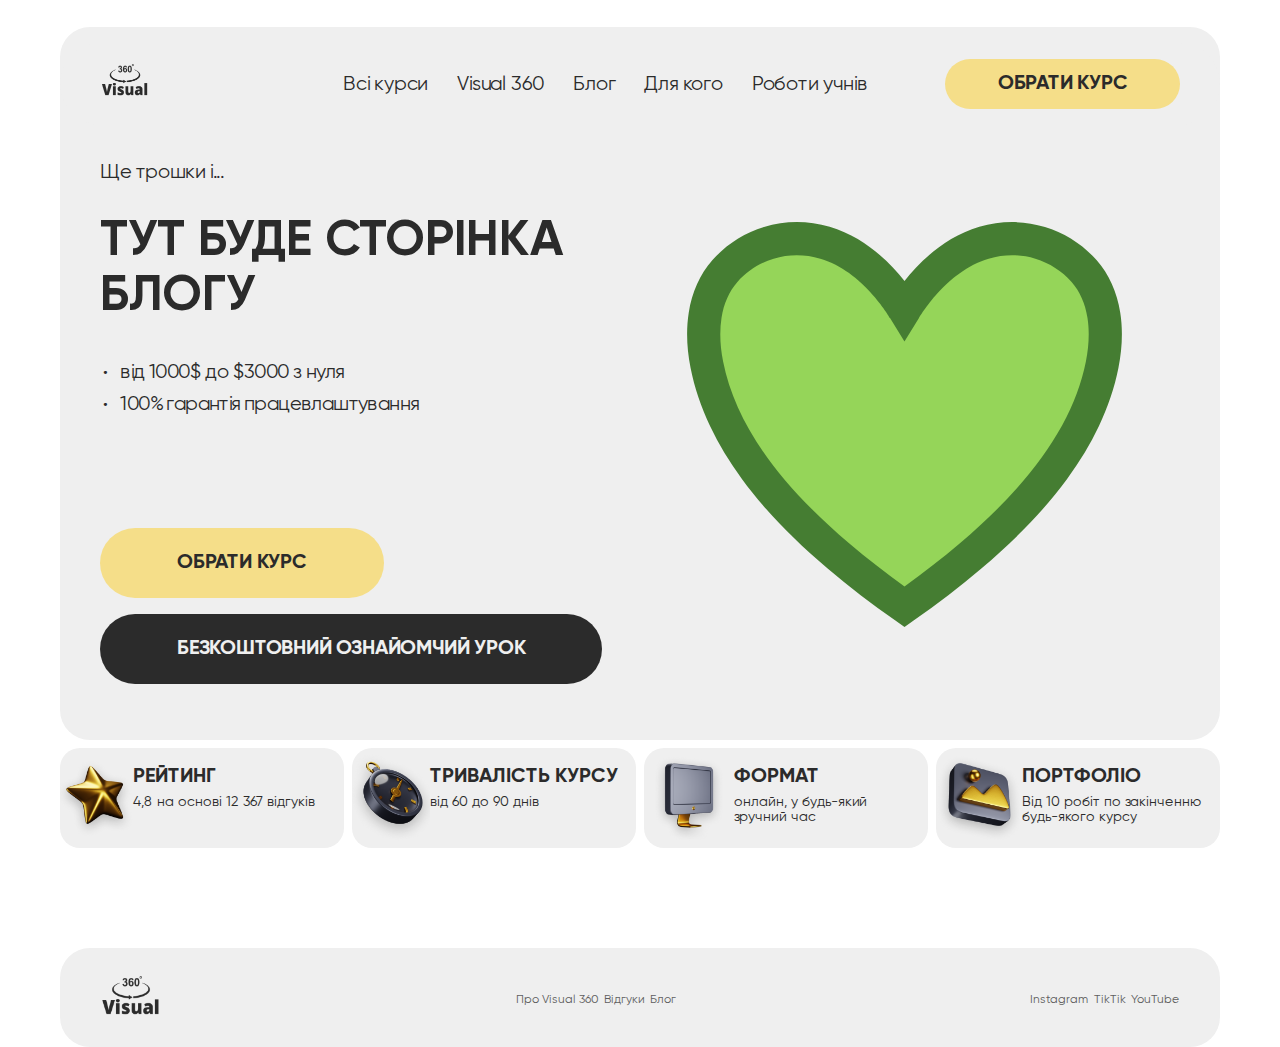
<file: blog.html>
<!DOCTYPE html>
<html lang="ua">

<head>
  <meta charset="UTF-8" />
  <meta name="viewport" content="width=device-width, initial-scale=1.0" />
  <meta name="description" content="Курси 3D візуалізації та моделювання Visual 360 " />
  <link rel="stylesheet" href="./css/simple-slider.css" />
  <link rel="stylesheet" href="./css/style.css" />
  <link rel="stylesheet" href="./css/media.css" />
  <title>SEO Landing Page</title>
</head>

<!-- Прелоадер -->
<div class="preloader">
  <div class="preloader-logo">
    <img src="./img/logo.svg" alt="Логотип" />
  </div>
</div>

<body>
  <header class="header" id="header">
    <div class="header__menu">
      <a href="/" class="logo"><img src="./img/logo.png" alt="Логотип студії Visual 360" loading="lazy" /></a>
      <nav class="menu">
        <a href="/#all-courses" class="scroll-link">Всі курси</a>
        <a href="visualization.html">Visual 360</a>
        <a href="#">Блог</a>
        <a href="#">Для кого</a>
        <a href="#">Роботи учнів</a>
      </nav>
      <button class="cta-button">Обрати курс</button>
      <div class="hamburger" onclick="toggleMobileMenu()">
        <span></span>
        <span></span>
        <span></span>
      </div>
    </div>
  </header>

  <!-- Мобільне меню -->
  <nav class="mobile-menu" id="mobileMenu">
    <div class="close-btn" onclick="toggleMobileMenu()">×</div>
    <a href="/#all-courses" class="scroll-link">Всі курси</a>
    <a href="visualization.html">Visual 360</a>
    <a href="#">Блог</a>
    <a href="#">Для кого</a>
    <a href="#">Роботи учнів</a>
  </nav>

  <main>
    <!-- Блок 1: Головний -->
    <section id="hero" class="section hero">
      <div class="content-box secondary-bgc">
        <div class="left-block">
          <h1>Ще трошки і...</h1>
          <h2>Тут буде сторінка БЛОГУ</h2>
          <ul>
            <li>вiд 1000$ до $3000 з нуля</li>
            <li>100% гарантія працевлаштування</li>
          </ul>
          <div class="btn-group">
            <button class="btn btn-primary">ОБРАТИ КУРС</button>
            <button class="btn btn-secondary">
              БЕЗКОШТОВНИЙ ОЗНАЙОМЧИЙ УРОК
            </button>
          </div>
        </div>

        <div class="right-block">
          <img class="float-cloud" style="max-width: 100%;" src="./img/heart.svg">
        </div>
      </div>
      <div class="advantages">
        <div class="item">
          <div class="img bg-img"></div>
          <div>
            <div class="title">Рейтинг</div>
            <p>4,8 на основі 12 367 відгуків</p>
          </div>
        </div>
        <div class="item">
          <div class="img bg-img"></div>
          <div>
            <div class="title">Тривалість курсу</div>
            <p>від 60 до 90 днів</p>
          </div>
        </div>
        <div class="item">
          <div class="img bg-img"></div>
          <div>
            <div class="title">Формат</div>
            <p>
              онлайн, у будь-який <br />
              зручний час
            </p>
          </div>
        </div>
        <div class="item">
          <div class="img bg-img"></div>
          <div>
            <div class="title">Портфоліо</div>
            <p>Від 10 робіт по закінченню будь-якого курсу</p>
          </div>
        </div>
      </div>
    </section>
  </main>

  <!-- Футер -->
  <footer class="footer">
    <div class="section shape secondary-bgc">
      <div class="flex-container">
        <a href="/test" class="logo"><img src="./img/logo.png" alt="Логотип студії Visual 360" loading="lazy" /></a>
        <nav class="footer__menu">
          <a href="#">Про Visual 360</a>
          <a href="#">Відгуки</a>
          <a href="#">Блог</a>
        </nav>
        <nav class="social-media">
          <a href="#">Instagram</a>
          <a href="#">TikTik</a>
          <a href="#">YouTube</a>
        </nav>
      </div>
    </div>
  </footer>
  <script>

  </script>
  <script src="./js/simple-slider.js"></script>
  <script src="./js/main.js"></script>
</body>

</html>
</file>
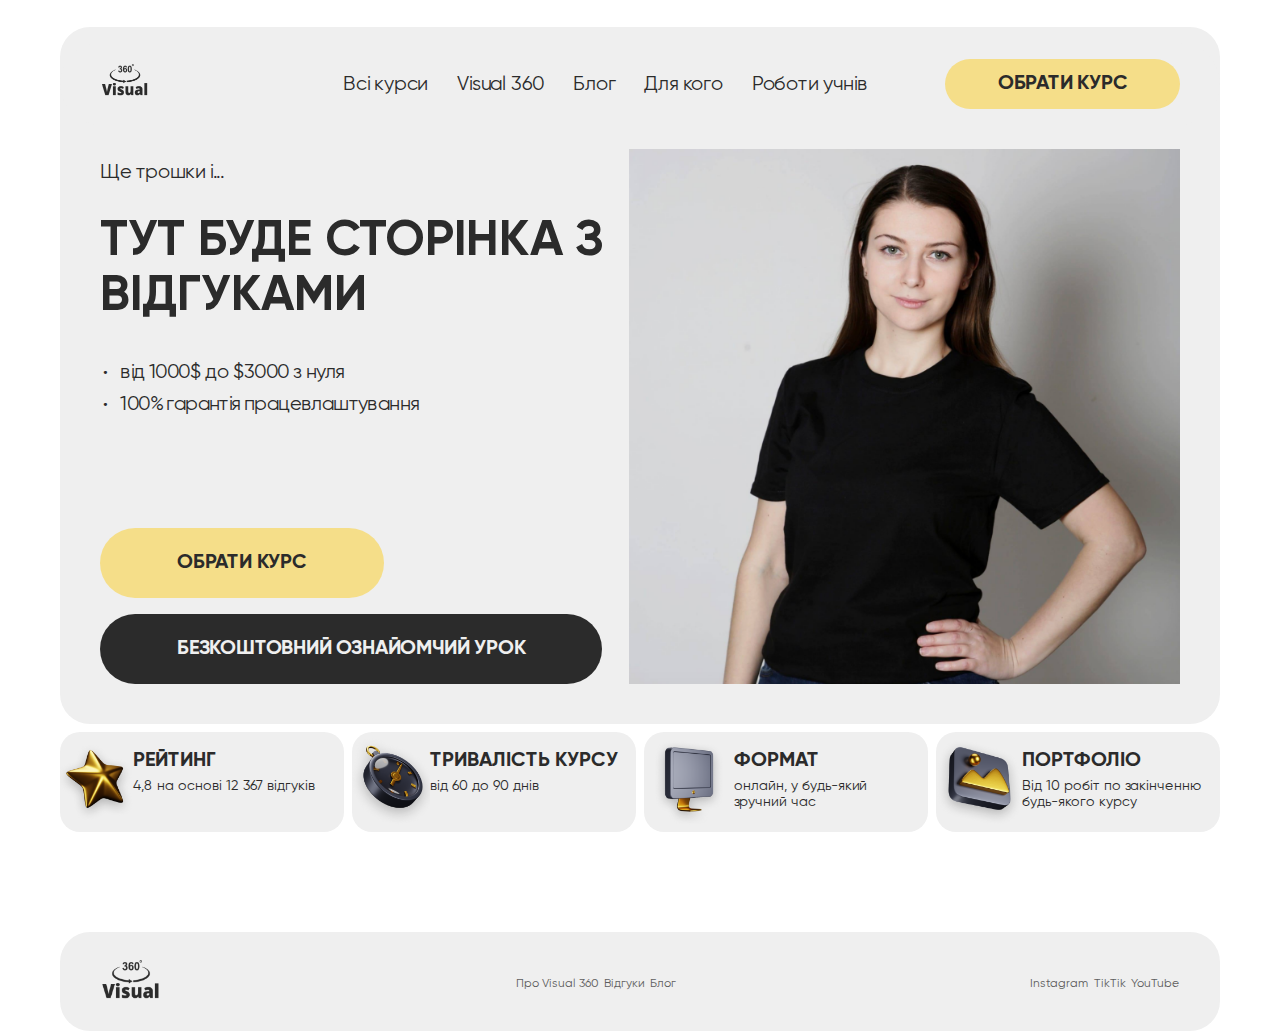
<file: reviews.html>
<!DOCTYPE html>
<html lang="ua">

<head>
  <meta charset="UTF-8" />
  <meta name="viewport" content="width=device-width, initial-scale=1.0" />
  <meta name="description" content="Курси 3D візуалізації та моделювання Visual 360 " />
  <link rel="stylesheet" href="./css/style.css" />
  <link rel="stylesheet" href="./css/media.css" />
  <title>SEO Landing Page</title>
</head>

<!-- Прелоадер -->
<div class="preloader">
  <div class="preloader-logo">
    <img src="./img/logo.svg" alt="Логотип" />
  </div>
</div>

<body>
  <header class="header" id="header">
    <div class="header__menu">
      <a href="/" class="logo"><img src="./img/logo.png" alt="Логотип студії Visual 360" loading="lazy" /></a>
      <nav class="menu">
        <a href="#" class="scroll-link">Всі курси</a>
        <a href="#">Visual 360</a>
        <a href="blog">Блог</a>
        <a href="#">Для кого</a>
        <a href="#">Роботи учнів</a>
      </nav>
      <button class="cta-button">Обрати курс</button>
      <div class="hamburger" onclick="toggleMobileMenu()">
        <span></span>
        <span></span>
        <span></span>
      </div>
    </div>
  </header>

  <!-- Мобільне меню -->
  <nav class="mobile-menu" id="mobileMenu">
    <div class="close-btn" onclick="toggleMobileMenu()">×</div>
    <a href="#section3" class="scroll-link">Всі курси</a>
    <a href="#">Visual 360</a>
    <a href="blog">Блог</a>
    <a href="#">Для кого</a>
    <a href="#">Роботи учнів</a>
  </nav>

  <main>
    <section id="hero" class="section hero">
      <div class="content-box secondary-bgc">
        <div class="left-block">
          <h1>Ще трошки і...</h1>
          <h2>Тут буде сторінка З ВіДГУКАМИ</h2>
          <ul>
            <li>вiд 1000$ до $3000 з нуля</li>
            <li>100% гарантія працевлаштування</li>
          </ul>
          <div class="btn-group">
            <button class="btn btn-primary">ОБРАТИ КУРС</button>
            <button class="btn btn-secondary">
              БЕЗКОШТОВНИЙ ОЗНАЙОМЧИЙ УРОК
            </button>
          </div>
        </div>

        <div class="right-block">
          <img style="max-width: 100%;" src="./img/image1.png" alt="">
        </div>
      </div>
      <div class="advantages">
        <div class="item">
          <div class="img bg-img"></div>
          <div>
            <div class="title">Рейтинг</div>
            <p>4,8 на основі 12 367 відгуків</p>
          </div>
        </div>
        <div class="item">
          <div class="img bg-img"></div>
          <div>
            <div class="title">Тривалість курсу</div>
            <p>від 60 до 90 днів</p>
          </div>
        </div>
        <div class="item">
          <div class="img bg-img"></div>
          <div>
            <div class="title">Формат</div>
            <p>
              онлайн, у будь-який <br />
              зручний час
            </p>
          </div>
        </div>
        <div class="item">
          <div class="img bg-img"></div>
          <div>
            <div class="title">Портфоліо</div>
            <p>Від 10 робіт по закінченню будь-якого курсу</p>
          </div>
        </div>
      </div>
    </section>


    <!-- Футер -->
    <footer class="footer">
      <div class="section shape secondary-bgc">
        <div class="flex-container">
          <a href="/" class="logo"><img src="./img/logo.png" alt="Логотип студії Visual 360" loading="lazy" /></a>
          <nav class="footer__menu">
            <a href="#">Про Visual 360</a>
            <a href="#">Відгуки</a>
            <a href="#">Блог</a>
          </nav>
          <nav class="social-media">
            <a href="#">Instagram</a>
            <a href="#">TikTik</a>
            <a href="#">YouTube</a>
          </nav>
        </div>
      </div>
    </footer>
    <script src="./js/main.js"></script>
</body>

</html>
</file>
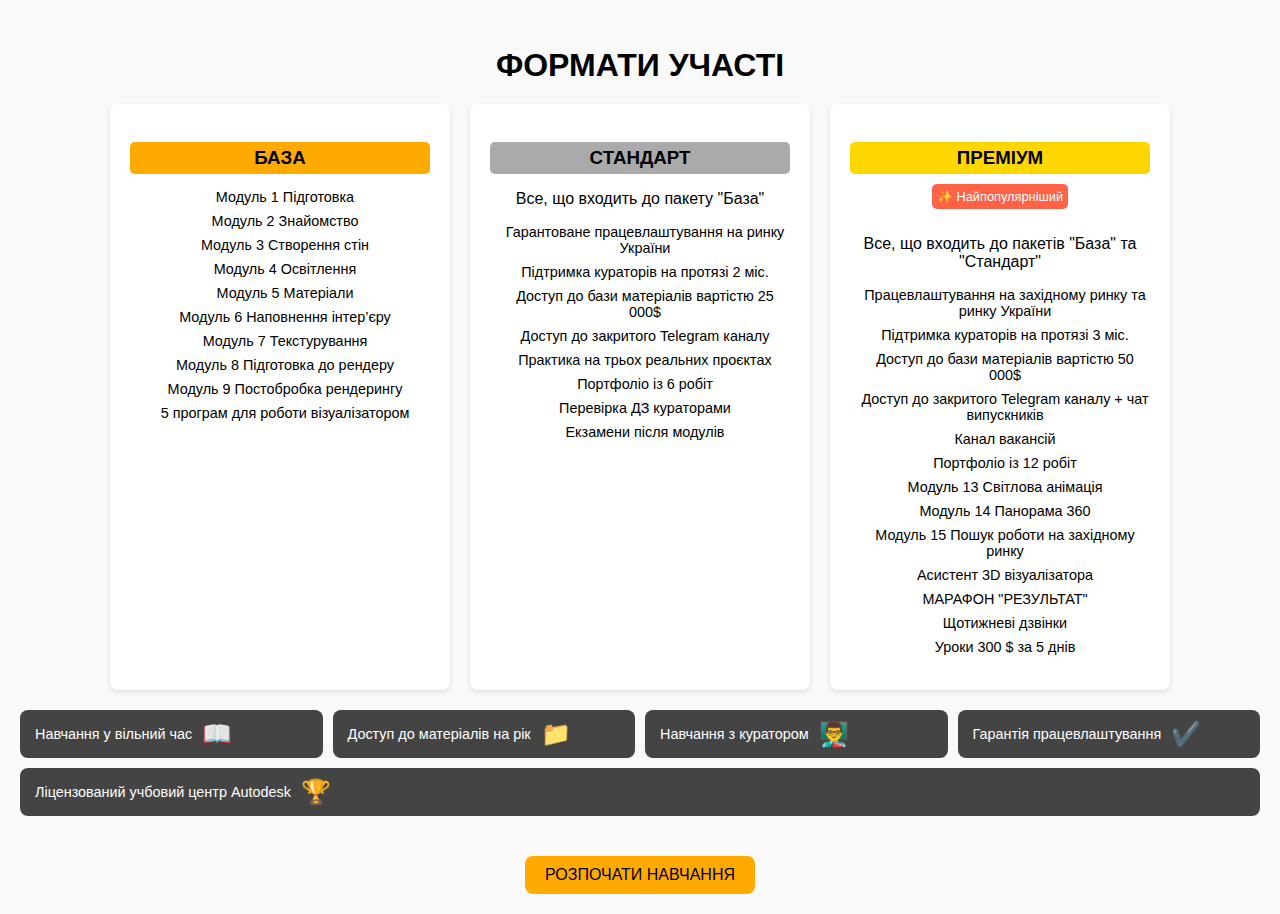
<file: test.html>
<!DOCTYPE html>
<html lang="en">

<head>
  <meta charset="UTF-8">
  <meta name="viewport" content="width=device-width, initial-scale=1.0">
  <title>Формати участі</title>
  <style>
    body {
      font-family: Arial, sans-serif;
      margin: 0;
      padding: 0;
      background-color: #f9f9f9;
    }

    .formats-section {
      text-align: center;
      padding: 20px;
    }

    .section-title {
      font-size: 2rem;
      margin-bottom: 20px;
    }

    .formats-cards {
      display: flex;
      flex-wrap: wrap;
      gap: 20px;
      justify-content: center;
    }

    .format-card {
      flex: 1;
      max-width: 300px;
      background-color: white;
      border-radius: 8px;
      padding: 20px;
      box-shadow: 0 2px 5px rgba(0, 0, 0, 0.1);
    }

    .format-card h3 {
      background-color: #ffaa00;
      color: black;
      padding: 5px 10px;
      border-radius: 5px;
      margin-bottom: 10px;
    }

    .format-card ul {
      list-style-type: none;
      padding-left: 10px;
      font-size: 0.9rem;
    }

    .format-card ul li {
      margin-bottom: 8px;
    }

    .format-card.standard h3 {
      background-color: #aaa;
    }

    .format-card.premium h3 {
      background-color: #ffd700;
    }

    .popular-tag {
      background-color: #ff6347;
      color: white;
      font-size: 0.8rem;
      padding: 5px;
      border-radius: 5px;
      display: inline-block;
      margin-bottom: 10px;
    }

    .start-button {
      background-color: #ffaa00;
      color: black;
      border: none;
      padding: 10px 20px;
      font-size: 1rem;
      border-radius: 8px;
      cursor: pointer;
      margin-top: 20px;
    }

    .start-button:hover {
      background-color: #ffc107;
    }

    .formats-icons {
      display: flex;
      flex-wrap: wrap;
      gap: 10px;
      justify-content: center;
      margin: 20px 0;
    }

    .icon-card {
      background-color: #444;
      color: white;
      padding: 10px 15px;
      border-radius: 8px;
      display: flex;
      align-items: center;
      gap: 10px;
      flex: 1 1 250px;
    }

    .icon-card p {
      margin: 0;
      font-size: 0.9rem;
    }

    .icon {
      font-size: 1.5rem;
    }

    @media (max-width: 480px) {
      .formats-cards {
        flex-direction: column;
        align-items: center;
      }

      .formats-icons {
        flex-direction: column;
      }

      .icon-card {
        width: 100%;
      }

      .format-card {
        width: 90%;
      }
    }
  </style>
</head>

<body>
  <section class="formats-section">
    <h2 class="section-title">ФОРМАТИ УЧАСТІ</h2>
    <div class="content-box">
      <div class="formats-cards">
        <div class="format-card base">
          <h3>БАЗА</h3>
          <ul>
            <li>Модуль 1 Підготовка</li>
            <li>Модуль 2 Знайомство</li>
            <li>Модуль 3 Створення стін</li>
            <li>Модуль 4 Освітлення</li>
            <li>Модуль 5 Матеріали</li>
            <li>Модуль 6 Наповнення інтер’єру</li>
            <li>Модуль 7 Текстурування</li>
            <li>Модуль 8 Підготовка до рендеру</li>
            <li>Модуль 9 Постобробка рендерингу</li>
            <li>5 програм для роботи візуалізатором</li>
          </ul>
        </div>
        <div class="format-card standard">
          <h3>СТАНДАРТ</h3>
          <p>Все, що входить до пакету "База"</p>
          <ul>
            <li>Гарантоване працевлаштування на ринку України</li>
            <li>Підтримка кураторів на протязі 2 міс.</li>
            <li>Доступ до бази матеріалів вартістю 25 000$</li>
            <li>Доступ до закритого Telegram каналу</li>
            <li>Практика на трьох реальних проєктах</li>
            <li>Портфоліо із 6 робіт</li>
            <li>Перевірка ДЗ кураторами</li>
            <li>Екзамени після модулів</li>
          </ul>
        </div>
        <div class="format-card premium">
          <h3>ПРЕМІУМ</h3>
          <div class="popular-tag">✨ Найпопулярніший</div>
          <p>Все, що входить до пакетів "База" та "Стандарт"</p>
          <ul>
            <li>Працевлаштування на західному ринку та ринку України</li>
            <li>Підтримка кураторів на протязі 3 міс.</li>
            <li>Доступ до бази матеріалів вартістю 50 000$</li>
            <li>Доступ до закритого Telegram каналу + чат випускників</li>
            <li>Канал вакансій</li>
            <li>Портфоліо із 12 робіт</li>
            <li>Модуль 13 Світлова анімація</li>
            <li>Модуль 14 Панорама 360</li>
            <li>Модуль 15 Пошук роботи на західному ринку</li>
            <li>Асистент 3D візуалізатора</li>
            <li>МАРАФОН "РЕЗУЛЬТАТ"</li>
            <li>Щотижневі дзвінки</li>
            <li>Уроки 300 $ за 5 днів</li>
          </ul>
        </div>
      </div>
      <div class="formats-icons">
        <div class="icon-card">
          <p>Навчання у вільний час</p><span class="icon">📖</span>
        </div>
        <div class="icon-card">
          <p>Доступ до матеріалів на рік</p><span class="icon">📁</span>
        </div>
        <div class="icon-card">
          <p>Навчання з куратором</p><span class="icon">👨‍🏫</span>
        </div>
        <div class="icon-card">
          <p>Гарантія працевлаштування</p><span class="icon">✔️</span>
        </div>
        <div class="icon-card">
          <p>Ліцензований учбовий центр Autodesk</p><span class="icon">🏆</span>
        </div>
      </div>
      <button class="start-button">РОЗПОЧАТИ НАВЧАННЯ</button>
    </div>

  </section>
</body>

</html>
</file>
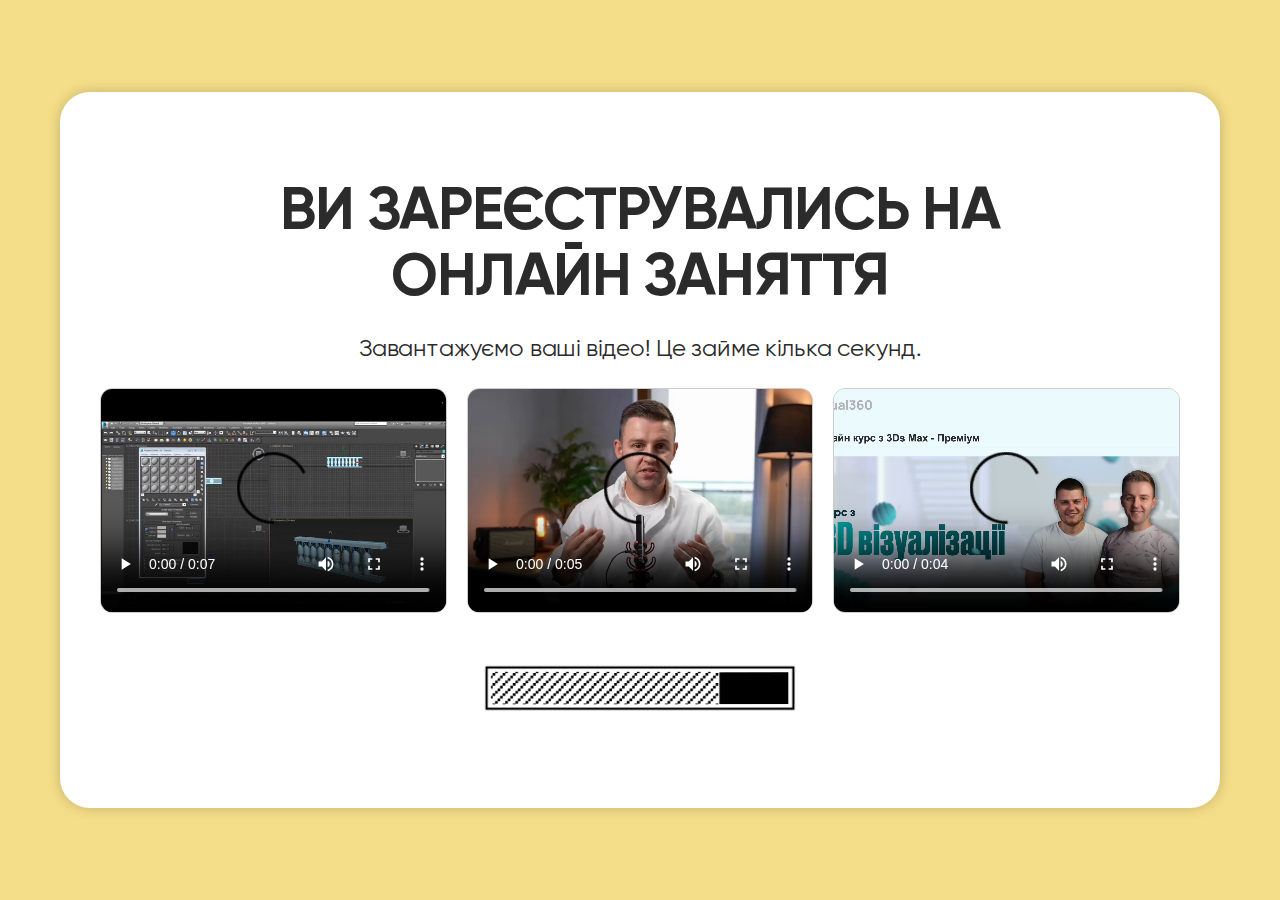
<file: thanks.html>
<!DOCTYPE html>
<html lang="ua">

<head>
  <meta charset="UTF-8" />
  <meta name="viewport" content="width=device-width, initial-scale=1.0" />
  <meta name="description" content="Курси 3D візуалізації та моделювання Visual 360 " />
  <link rel="stylesheet" href="./css/pop-up.css" />
  <link rel="stylesheet" href="./css/style.css" />
  <link rel="stylesheet" href="./css/media.css" />
  <title>SEO Landing Page</title>
  <style>
    .video-container {
      display: flex;
      flex-wrap: wrap;
      justify-content: space-between;
      gap: 20px;
      max-width: 100%;
      box-sizing: border-box;
    }

    .video-box {
      flex: 1 1 calc(33.333% - 20px);
      display: flex;
      justify-content: center;
    }

    video {
      width: 100%;
      height: auto;
      border: 1px solid #ccc;
      border-radius: 12px;
      object-fit: cover;
    }

    #thanks-popup {
      .popup {
        border-radius: 30px;
        padding: 88px 40px;

      }
    }

    .preload-progress-bar {
      text-align: center;
      margin-top: 50px;

      img {
        max-width: 100%;
        max-height: 50px;
      }
    }

    @media (max-width: 1200px) {
      #thanks-popup {
        .popup {
          border-radius: 3vw;
          h2 {
            font-size: 4vw;
            letter-spacing: -0.02vw;
          }

          p {
            font-size: 3vw;
          }
        }

        .preload-progress-bar {
          margin-top: 5vw;

          img {
            max-height: 32px;
          }
        }
      }
    }

    @media (max-width: 480px) {
      #thanks-popup {
        .popup {
          padding: 20px 14px;

          h2 {
            font-size: 24px;
          }

          p {
            font-size: 14px;
            margin-top: 12px;
          }
        }

        .thanks-popup-body {
          display: flex;
          flex-direction: column-reverse;
        }
      }

      .video-container {
        gap: 8px;
      }

      .video-box {
        flex: 1 1 100%;
      }
    }
  </style>

</head>

<!-- Прелоадер -->
<div class="preloader">
  <div class="preloader-logo">
    <img src="./img/logo.svg" alt="Логотип" />
  </div>
</div>

<body>
  <div style="max-height: 100vh; overflow-y: auto;" id="thanks-popup" class="overlay">
    <div class="popup shape light-bgc">
      <h2>Ви&nbsp;зареєструвались на онлайн&nbsp;заняття</h2>
      <p>Завантажуємо ваші відео! Це&nbsp;займе кілька секунд.</p>
      <div class="thanks-popup-body">
        <div class="content-box">
          <div class="video-container">
            <div class="video-box">
              <video controls>
                <source src="./video/1122.mp4" type="video/mp4">
                Ваш браузер не поддерживает видео.
              </video>
            </div>
            <div class="video-box">
              <video controls>
                <source src="./video/1209.mp4" type="video/mp4">
                Ваш браузер не поддерживает видео.
              </video>
            </div>
            <div class="video-box">
              <video controls>
                <source src="./video/1211.mp4" type="video/mp4">
                Ваш браузер не поддерживает видео.
              </video>
            </div>
          </div>
        </div>
        <div class="preload-progress-bar" id="preload-progress-bar">
          <img src="./img/preloader-progress.gif" alt="">
        </div>
      </div>

    </div>
  </div>
  <script src="./js/main.js"></script>
</body>

</html>
</file>
<file: css/simple-slider.css>
/* Загальні стилі для слайдера */
 .simple-slider {
   position: relative;
   width: 100%;
   max-width: 1008px;
   /* min-height: 100%; */
   margin: 0 auto;
 }

 /* Слайди */
 .simple-slider-slides {
   position: relative;
   display: flex;
   flex-direction: column;
   align-items: center;
 }

 .simple-slider-slide {
   position: absolute;
   top: 0;
   left: 0;
   width: 100%;
   opacity: 0;
   z-index: 1;
   transition: opacity 0.5s ease, z-index 0s linear 0.5s;

 }

 .simple-slider-slide.active {
   opacity: 1;
   z-index: 2;
   transition: opacity 0.5s ease;
 }

 /* Контейнер вмісту */
 .simple-slider-container {
   display: flex;
   flex-direction: column;
 }

 /* Кнопки керування (стрілки) */
 .simple-slider-controls {
   position: absolute;
   top: 50%;
   width: 100%;
   display: flex;
   justify-content: space-between;
   z-index: 5;
 }

 .simple-slider-arrow {
   background-color: transparent;
   border: none;
   padding: 15px;
   cursor: pointer;
   position: relative;
   z-index: 6;

   &:hover {
     background-color: var(--primary-color);
   }
 }

 .simple-slider-arrow.prev {
   left: -50px;
   background-image: url(../img/slider3Arrow.png);
   transform: scaleX(-1);
 }

 .simple-slider-arrow.next {
   right: -50px;
   background-image: url(../img/slider3Arrow.png);
 }

 /* Точки-індикатори */
 .simple-slider-indicators {
   display: flex;
   justify-content: center;
   margin-top: 10px;
   position: absolute;
   width: 100%;
   bottom: -19px;
   gap: 2px;
 }

 .simple-slider-indicator {
   width: 7px;
   height: 7px;
   background-color: #999999;
   border-radius: 50%;
   cursor: pointer;
 }

 .simple-slider-indicator.active {
   background-color: var(--text-color);
 }

 /* Прогрес-бар */
 .simple-slider-progress-bar-container {
   position: absolute;
   bottom: 36px;
   left: 15%;
   width: 70%;
   height: 10px;
   background-color: rgba(255, 255, 255, 0.2);
   border-radius: 20px;
   z-index: 10;
 }

 .simple-slider-progress-bar-inner {
   height: 100%;
   background-color: #fff;
   width: 0;
   transition: width 0.5s ease-in-out;
   border-radius: 20px;
 }
</file>
<file: css/style.css>
@import url(../fonts/stylesheet.css);

/* Прелоадер */
.preloader {
  position: fixed;
  top: 0;
  left: 0;
  width: 100vw;
  height: 100vh;
  background: var(--primary-color);
  display: flex;
  align-items: center;
  justify-content: center;
  z-index: 99999;
}

.preloader-logo img {
  width: 100px;
  height: 100px;
  object-fit: contain;
  padding: 5px;
  animation: logo-pulse 2s infinite ease-in-out;
  box-shadow: 0 8px 15px rgba(0, 0, 0, 0.3);
  border-radius: 50%;
}

.pulse {
  animation: logo-pulse 2s infinite ease-in-out;
}

@keyframes logo-pulse {
  0% {
    transform: scale(1);
    opacity: 0.95;
  }

  50% {
    transform: scale(1.03);
    opacity: 1;
  }

  100% {
    transform: scale(1);
    opacity: 0.95;
  }
}

:root {
  --primary-color: #f5de89;
  --secondary-color: #efefef;
  --light-color: #ffffff;
  --dark-color: #2b2b2b;
  --text-color: #2b2b2b;
  --primary-hover-color: #cdb661;
  --secondary-hover-color: #535353;
  --gray-hover-color: #acacac;
}

/* Загальні стилі */
html {
  scroll-behavior: smooth;
  font-family: "Gilroy";
  font-size: 20px;

  @media (max-width: 1199px) {
    font-size: 18px;
  }

  @media (max-width: 1130px) {
    font-size: 16px;
  }

  @media (max-width: 1000px) {
    font-size: 14px;
  }

  @media (max-width: 920px) {
    font-size: 12px;
  }

  @media (max-width: 768px) {
    font-size: 16px;
  }

  @media (max-width: 480px) {
    font-size: 14px;
  }
}

* {
  margin: 0;
  padding: 0;
  box-sizing: border-box;
}

body {
  scroll-behavior: smooth;
  font-family: Gilroy;
  color: var(--dark-color);
}

h1 {
  font-size: 2.5rem;
  font-weight: bold;
  margin: 0;
  text-transform: uppercase;
  letter-spacing: -0.5px;
  line-height: 1.12;
}

h2 {
  text-align: center;
  text-transform: uppercase;
  font-size: 2.2rem;
  letter-spacing: -0.064rem;
  line-height: 1.1;
}

h3 {
  font-size: 1.2rem;
  text-transform: none;
  line-height: 1.2;
  letter-spacing: -0.015rem;
  text-align: center;
  margin-top: 1rem;
}

h4 {
  font-size: 1rem;
  letter-spacing: -0.01rem;
  margin: 0;
}

p {
  font-size: 0.8rem;
  letter-spacing: -0.008rem;
  line-height: 1.1;
}

ul {
  list-style: none;
  padding: 0;
  margin-left: 3px;
}

li {
  display: flex;
  align-items: baseline;
}

li::before {
  content: "•";
  margin-right: 13px;
  font-size: 16px;
  color: var(--text-color);
}

a {
  color: #5e5e5e;
  font-weight: bold;
}

.btn {
  display: flex;
  align-items: center;
  justify-content: center;
  height: 70px;
  width: fit-content;
  font-family: Gilroy;
  font-size: 1rem;
  font-weight: bold;
  letter-spacing: -0.01rem;
  line-height: 1;
  text-transform: uppercase;
  text-decoration: none;
  border-radius: 5rem;
  border: none;
  cursor: pointer;
  padding: 30px 77px;
  margin-top: 50px;
  transition: background 0.3s;
}

.btn-primary {
  background: var(--primary-color);
  color: var(--text-color);

  &:hover {
    background: var(--primary-hover-color);
  }
}

.btn-secondary {
  background: var(--dark-color);
  color: var(--secondary-color);

  &:hover {
    background: var(--secondary-hover-color);
  }
}

.btn-light {
  background-color: var(--light-color);
  color: var(--text-color);
}

.btn-group {
  display: flex;
  flex-direction: column;
  margin-top: 34px;
}

.btn-group .btn {
  margin-bottom: 0.8rem;
  margin-top: 0;
}

.btn-group .btn:last-child {
  margin-bottom: 0;
}

.shape {
  display: flex;
  border-radius: 20px;
  padding: 1rem;
}

.img img {
  display: flex;
  width: 100%;
  height: 100%;
  object-fit: contain;
}

.primary-bgc {
  background-color: var(--primary-color);
}

.secondary-bgc {
  background-color: var(--secondary-color);
}

.light-bgc {
  background-color: var(--light-color);
  -webkit-box-shadow: 0px 0px 14px 0px rgba(0, 0, 0, 0.2);
  -moz-box-shadow: 0px 0px 14px 0px rgba(0, 0, 0, 0.2);
  box-shadow: 0px 0px 14px 0px rgba(0, 0, 0, 0.2);
}

.shadow {
  -webkit-box-shadow: 0px 0px 14px 0px rgba(0, 0, 0, 0.2);
  -moz-box-shadow: 0px 0px 14px 0px rgba(0, 0, 0, 0.2);
  box-shadow: 0px 0px 14px 0px rgba(0, 0, 0, 0.2);
}

.dark-bgc {
  background-color: var(--dark-color);
  color: var(--light-color);

  li::before {
    color: var(--light-color);
  }
}

.flex-container {
  display: flex;
  justify-content: space-between;
}

.grid-container {
  display: grid;
  margin-top: 50px;
  grid-gap: 20px;
}

.grid-2-1 {
  grid-template-columns: repeat(2, 1fr);
}

.grid-3-1 {
  grid-template-columns: repeat(3, 1fr);
}

.grid-4-2 {
  grid-template-columns: repeat(4, 1fr);
}

.content-box {
  display: flex;
  justify-content: space-between;
  width: 100%;
  margin-top: 2.5rem;
}

.content-box.scroll-x {
  flex-direction: row;
}

.bg-img {
  background-position: center;
  background-repeat: no-repeat;
  background-size: cover;
}

.text-with-bg {
  display: inline;
  vertical-align: 3px;
  background-color: var(--dark-color);
  color: var(--primary-color);
  padding: 0 8px;
  border-radius: 10px;
  line-height: 1.2;
  box-decoration-break: clone;
  -webkit-box-decoration-break: clone;
}

.text-left {
  text-align: left;
}

.text-uppercase {
  text-transform: uppercase;
}

.align-items-center {
  align-items: center;
}

.content-space-between {
  justify-content: space-between;
}

.content-center {
  justify-content: center;
  flex-direction: column;
  align-items: center;
}

.left-block,
.right-block {
  display: flex;
  flex-direction: column;
  flex: 0 0 calc(50% - 12.5px);
  position: relative;

  h3 {
    max-width: 100%;
    text-align: left;
    text-transform: uppercase;
    letter-spacing: normal;
    margin-top: 0;
  }
}

.section.p-inline-0 {
  padding-inline: 0;
  padding-bottom: 0;
}

.video-background {
  max-width: 100%;
  object-fit: cover;
  border-radius: 12px;
}

.sticker-on-video {
  position: absolute;
  width: 80px;
  border-radius: 50%;
  border: 4px solid;
  right: 2%;
  top: 2%;
}

.horizontal-scroll {
  overflow-x: auto;
  gap: 25px;
}

/* Шапка */

.header {
  position: fixed;
  top: 0;
  left: 0;
  height: 3.4rem;
  width: 100%;
  background: transparent;
  z-index: 1000;
  transition: transform 0.5s ease;
}

.header.hidden {
  transform: translateY(-500%);
}

.header {
  .header__menu {
    max-width: 1160px;
    margin: 0 auto;
    margin-top: 43px;
    display: flex;
    align-items: center;
    justify-content: space-between;
    padding: 16px 2rem;
    background-color: #efefef;
    border-radius: 1000px;
  }
}

.header .logo img {
  height: 31.29px;
  width: 50px;
}

.header .menu {
  display: flex;
  margin-left: 115px;
  gap: 29px;
}

.header .menu a {
  color: var(--text-color);
  text-decoration: none;
  font-size: 1rem;
  letter-spacing: -0.2px;
  font-weight: normal;
  transition: text-shadow 0.1s ease;

  &:hover {
    text-shadow: 0 0 1px rgba(0, 0, 0, 0.5), 0 0 1px rgba(0, 0, 0, 1);
  }
}

.header .cta-button {
  font-family: Gilroy;
  height: 2.5rem;
  padding: 0.5rem 2.62rem;
  background: var(--primary-color);
  font-size: 1rem;
  text-transform: uppercase;
  font-weight: bold;
  letter-spacing: -0.01rem;
  color: var(--dark-color);
  border: none;
  border-radius: 100px;
  cursor: pointer;
  transition: background 0.3s;

  &:hover {
    background: var(--primary-hover-color);
  }
}

/* Гамбургер */

.hamburger {
  display: none;
  flex-direction: column;
  gap: 3px;
  cursor: pointer;
  background-color: transparent;
  border: none;
}

.hamburger span {
  width: 36px;
  height: 4px;
  background: var(--primary-color);
  border-radius: 3px;
}

/* Мобільне меню */

.mobile-menu {
  position: fixed;
  top: 0;
  right: -100%;
  width: 300px;
  height: 100%;
  background: #fff;
  box-shadow: -2px 0 5px rgba(0, 0, 0, 0.1);
  z-index: 1500;
  display: flex;
  flex-direction: column;
  padding: 20px;
  transition: right 0.3s ease;
}

.mobile-menu.active {
  right: 0;
}

.mobile-menu .close-btn {
  align-self: flex-end;
  font-size: 1.5rem;
  color: #333;
  cursor: pointer;
}

.mobile-menu a {
  padding: 15px 0;
  text-decoration: none;
  color: #333;
  font-size: 1.2rem;
  border-bottom: 1px solid #f0f0f0;
}

.mobile-menu a:last-child {
  border-bottom: none;
}

.mobile-menu a:hover {
  color: #4caf50;
}

/* Контент */

.section {
  display: flex;
  flex-direction: column;
  width: 100%;
  max-width: 1160px;
  margin: 0 auto;
  margin-top: 100px;

  .section_title {
    h2 {
      font-size: 44px;
      letter-spacing: -0.4px;
    }

    h3 {
      font-size: 24px;
    }
  }
}

.section.shape {
  padding: 4.5rem 2rem;
  border-radius: 1.5rem;
}

.section.shape.passage {
  padding: 2.5rem 2rem;
  align-items: normal;
  gap: 1rem;
  background-color: var(--primary-color);

  .flex-container {
    gap: 18px;
  }

  .left-block {
    flex: 0 0 57%;
  }

  .right-block {
    flex: 0 0 43%;

    .img {
      height: 100%;
      position: relative;
    }

    .img-absolute {
      img {
        position: absolute;
        top: 15%;
        right: -25%;
        transform: rotate(11deg) scale(1.65);
        object-fit: contain;
      }

    }
  }

  h2 {
    font-size: 1.75rem;
    text-align: left;
    text-transform: none;
    line-height: 1;
    letter-spacing: -0.052rem;
  }

  h3 {
    text-align: left;
    text-transform: none;
    font-weight: normal;
    margin-top: 1.3rem;
    letter-spacing: 0.001rem;
    max-width: 100%;
  }

  .img img {
    display: flex;
    border-radius: 1rem;
    width: 100%;
    height: 100%;
    object-fit: cover;
  }
}

.passage-bg-img {
  background-image: url(../img/Vector3.png);
  background-position: center;
  background-repeat: no-repeat;
  background-size: cover;
  overflow: hidden;
}

.passage1 {
  .section_title {
    h2 {
      text-align: left;
      margin-bottom: 20px;
    }

    h3 {
      font-size: 20px;
      text-align: left;
      font-weight: normal;
      text-transform: none;
    }
  }

  .flex-container {
    gap: 20px;
  }

  #simple-slider-2 {
    display: flex;
    justify-content: center;

    .simple-slider-slides {
      width: 100%;
      max-width: 388px;
      min-width: 288px;
      background-color: var(--dark-color);
      border-radius: 20px;
    }

    .simple-slider-arrow {
      width: 46px;
      height: 46px;
    }

    .simple-slider-arrow.prev {
      left: 0;
    }

    .simple-slider-arrow.next {
      right: 0;
    }

    .simple-slider-progress-bar-container {
      width: 100%;
      max-width: 226px;
      left: 50%;
      transform: translateX(-113px);
    }

    .simple-slider-container {
      align-items: center;
    }

    .simple-slider-indicators,
    .simple-slider-controls {
      display: flex;
    }

    img {
      max-width: 85px;
      min-width: 65px;
      width: 7vw;
      margin-bottom: 10px;
    }

    h3 {
      text-align: center;
      text-transform: uppercase;
      font-size: 20px;
      font-weight: bold;
      margin-top: 0;
      width: 90%;
      margin-bottom: 12px;
    }

    p {
      font-size: 16px;
      margin-bottom: 40px;
    }
  }

}

#passage2 {
  background-image: url(../img/map.jpg);
}

/* Блок 1: Головний */
.hero {
  margin-top: 0;

  .content-box {
    padding: 122px 40px 40px 40px;
    border-radius: 30px;
    margin-top: 27px;
  }

  h1 {
    letter-spacing: -0.02rem;
    text-transform: none;
    font-size: 1rem;
    font-weight: normal;
    margin-top: 13px;
  }

  h2 {
    font-size: 50px;
    text-align: left;
    letter-spacing: -0.02vw;
    margin-top: 30px;
  }

  ul {
    margin-top: 36px;
  }

  li {
    margin-bottom: 7px;
    letter-spacing: -0.6px;
  }

  .left-block {
    flex-basis: 48%;

    .btn-group {
      margin-top: 104px;
    }
  }

  .right-block {
    flex-basis: 51%;

    .btn-group {
      display: none;
    }
  }

  .rotation-slider {
    display: flex;
    justify-content: center;
    margin: 0;
    border-radius: 20px;
    height: 100%;
  }

  .advantages {
    display: flex;
    width: 100%;
    padding-top: 8px;
    gap: 8px;

    .item {
      display: flex;
      width: 25%;
      height: 5rem;
      background-color: var(--secondary-color);
      border-radius: 1rem;
    }

    .item:nth-child(1) .img {
      background-image: url(../img/star-dynamic-premium.png);
      width: 3.65rem;
    }

    .item:nth-child(2) .img {
      background-image: url(../img/explorer-dynamic-premium.png);
      width: 3.9rem;
    }

    .item:nth-child(3) .img {
      background-image: url(../img/computer-dynamic-premium.png);
      width: 4.5rem;
    }

    .item:nth-child(4) .img {
      background-image: url(../img/picture-dynamic-premium.png);
      width: 6.5rem;
    }

    .item div:nth-child(2) {
      padding-top: 0.85rem;
    }

    .item .title {
      font-size: 1rem;
      font-weight: bold;
      text-transform: uppercase;
    }

    .item p {
      font-size: 0.7rem;
      margin-top: 5px;
      letter-spacing: -0.0014rem;
    }
  }
}

/* Блок 2: Про нас */
.about-us {
  align-items: start;

  h2 {
    text-align: left;
  }

  p {
    font-size: 1rem;
    margin-bottom: 1.25rem;
    letter-spacing: -0.01rem;
    line-height: 1.3;
  }

  .content-box {
    gap: 15px;
  }

  .right-block {
    position: relative;
    flex-direction: row;
    flex-wrap: wrap;
    gap: 0.5rem;

    .shape {
      flex: 1 1 calc(50% - 10px);
      height: 7.4rem;
      padding: 1.4rem;
      flex-direction: column;

      .count {
        font-size: 2.4rem;
        font-weight: bold;
        text-align: center;
        line-height: 1;
        margin-bottom: 0.3rem;
      }

      p {
        text-align: center;
        margin-bottom: 0;
        line-height: 1.2;
      }
    }

    .about-us__logo {
      font-size: 20px;
      position: absolute;
      top: 50%;
      left: 50%;
      transform: translate(-50%, -50%);
      width: 6.3em;
      height: 3.8em;
      border-radius: 50%;
      background-color: #ffffff;
      background-image: url(../img/logo.png);
      background-position: center;
      background-size: 50%;
      background-repeat: no-repeat;
    }
  }

  .slogan {
    position: relative;
    width: 100%;
    margin-top: 1.5vw;
    justify-content: center;
    padding: 1.6vw 6vw;

    p {
      font-size: 1rem;
      text-transform: none;
      text-align: center;
      font-weight: bold;
      margin-bottom: 0;
      width: 90%;
    }

    .slogan__icon {
      position: absolute;
      top: -2.1rem;
      left: -0.4rem;
      height: 5.5rem;
      width: 4.3rem;
      background-image: url(../img/pin-dynamic-premium.png);
    }
  }
}

/* Блок 3: Курси */
.all-courses {
  flex-direction: column;

  h2 {
    text-align: center;
  }

  .all-courses__card {
    flex-direction: column;
    width: 370px;
    padding: 20px;

    h4 {
      font-size: 24px;
      text-transform: none;

      span {
        font-weight: normal;
      }
    }

    .all-courses__card:hover {
      transform: scale(1.05);
      transition: transform 0.3s ease;
    }

    .video-background,
    img {
      width: 330px;
      height: 245px;
      object-fit: cover;
      border-radius: 12px;
      margin-top: 13px;
    }

    p {
      font-size: 16px;
      font-weight: normal;
      margin-top: 7px;
      line-height: 1.33;
      margin-bottom: 20px;
    }

    .btn-group {
      margin-top: auto;
    }

    .btn {
      font-size: 17px;
      width: 100%;
      padding: 5px;
    }

    .placeholder {
      position: absolute;
      top: 0;
      left: 0;
      width: 100%;
      height: 100%;
      border-radius: 20px;
      background-color: rgba(61, 61, 61, 0.33);
      background-image: url(../img/lock-dynamic-premium.png);
      background-size: 50%;
    }
  }

  .all-courses__card.disabled {
    pointer-events: none;
    position: relative;

    & :not(.placeholder) {
      filter: blur(2px);
    }
  }
}

/* Блок 4: Гарантії */
.guarantees {
  flex-direction: column;
  align-items: center;

  .title {
    margin-bottom: 0.5rem;

    span {
      font-size: 5.4rem;
      font-weight: bold;
      text-transform: uppercase;
      margin-right: 0.7rem;
      margin-left: 4.4rem;
      letter-spacing: -0.28rem;
    }

    h2 {
      display: flex;
      align-items: center;
      text-align: left;
      margin-bottom: 0;
      letter-spacing: -0.07rem;
      line-height: 1.1;
    }
  }

  h3 {
    margin-top: 0;
    line-height: 1.1;
    max-width: 67%;
  }

  .content-box {
    margin-top: 1.75rem;
    gap: 15px;
  }

  .left-block {
    padding: 0;
  }

  .right-block {
    flex-direction: column;
    align-items: center;
    padding: 1rem;
    background-color: #999999;
    background-image: url(../img/Vector\ 2.png);

    h3 {
      text-transform: none;
      color: var(--secondary-color);
      text-align: center;
      margin-bottom: 1.3rem;
    }

    .flex-container:nth-child(3) {
      justify-content: end;
      margin-top: 0.7rem;
    }

    .item {
      width: 6.387vw;
      height: 6.387vw;
      max-width: 79px;
      max-height: 79px;
      border-radius: 50%;
      overflow: hidden;

      img {
        width: 100%;
        object-fit: cover;
      }

      &:not(:first-child) {
        margin-left: -15px;
      }
    }
  }
}

/* Блок 5: Чому ми */
.why-us {
  .content-box {
    gap: 15px;
  }

  .left-block {
    background-image: url(../img/Vector1.png);

    .flex-container {
      max-width: 455px;
    }

    h3 {
      margin-bottom: 0.85rem;
    }

    img {
      width: 3.5rem;
      transform: translateX(-6px);
      height: 3.5rem;
    }

    ul {
      font-size: 16px;
      max-width: 313px;
      margin-left: 3.4rem;
      margin-bottom: 1.3rem;

      li {
        margin-bottom: 0.6rem;
      }
    }
  }

  .right-block {
    gap: 1rem;
  }

  .lessons {
    gap: 5px;

    .flex-container {
      flex: 1;
      flex-direction: column;
    }

    .video-background {
      width: 100%;
      margin-top: 0.3rem;
    }

    p {
      margin-top: 0.6rem;
    }
  }

  .practice {
    flex: 1;
    position: relative;
    flex-direction: column;
    padding: 1.1rem;

    p {
      margin-top: 0.7rem;
      max-width: 397px;
    }

    img {
      position: absolute;
      bottom: 0;
      right: 0;
      width: 6.6rem;
    }
  }
}

/* Блок 6: Як проходить навчання */
.tab-section {
  padding: 4rem 2.1rem;

  .content-box {
    flex-direction: column;
    align-items: center;
  }

  .visible-mobile.btn {
    margin-top: 4px;
  }
}

/* Блок 7: Переваги */
.privilege {
  margin-top: 1.5rem;
  flex-direction: column;
  gap: 12px;

  .content-box {
    gap: 15px;
  }

  .privilege__item {
    display: flex;
    font-size: 12px;

    .img {
      flex: 0 0 auto;
      width: 2.3rem;
      height: 2.3rem;
      background-color: var(--primary-color);
      border-radius: 0.5rem;
      margin-right: 8px;

      img {
        transform: scale(0.65);
      }
    }
  }

  .right-block {
    h3 {
      text-transform: none;
    }

    .img {
      border-radius: 1rem;
      margin-top: 0.75rem;
    }
  }
}

/* Блок 8: Для кого */
.scroll-x {
  display: flex;
  min-width: 100%;
  gap: 1.3vw;

  .block {
    flex: 1 0 33%;
    display: flex;
    flex-direction: column;
    position: relative;
    overflow: hidden;
    border-radius: 20px;
    max-width: 370px;
  }

  .top {
    position: relative;
    background-color: var(--secondary-color);
  }

  .top img {
    width: 100%;
    height: 100%;
    object-fit: cover;
  }

  .text-top {
    position: absolute;
    top: 10px;
    left: 12px;
    background-color: var(--secondary-color);
    border-radius: 18px;
    color: var(--text-color);
    padding: 8px 11px;
    font-size: 0.7rem;
    letter-spacing: -0.015rem;
  }

  .text-bottom {
    position: absolute;
    bottom: 23px;
    left: 12px;
    background-color: var(--primary-color);
    padding: 8px 12px;
    font-size: 18px;
    width: 91%;
    text-transform: uppercase;
    border-radius: 8px;
    letter-spacing: -0.02rem;
  }

  .content {
    padding: 11px 20px 30px 20px;
    flex-grow: 1;
    display: flex;
    flex-direction: column;
    background-color: var(--secondary-color);
  }

  h3 {
    margin-top: 0;
    font-size: 24px;
    text-align: left;
  }

  p {
    font-size: 16px;
    margin-top: 12px;
    margin-bottom: 25px;
    line-height: 1.3;
  }

  .link {
    font-size: 20px;
    letter-spacing: -0.01rem;
    margin-top: auto;
  }
}

/* Блок 9: Персональні рекомендації */
#recommendations {
  background-image: url(../img/Vector3.png);

  .img img {
    transform: scaleX(-1);
  }
}

.horizontal-scroll {
  display: flex;
  gap: 20px;
  overflow-x: auto;
  scroll-snap-type: x mandatory;
}

.scrollable-card {
  flex: 0 0 auto;
  max-width: 570px;
  background: var(--secondary-color);
  border-radius: 20px;
  padding: 14px;
  scroll-snap-align: start;
  display: flex;
  flex-direction: column;
  justify-content: space-between;

  .name {
    font-size: 1rem;
    font-weight: bold;
  }

  .course {
    font-size: 10px;
    padding: 5px 6px;
    border-radius: 25px;
    background-color: var(--light-color);
  }
}

.scrollable-card .img {
  max-width: 100%;
  height: auto;
  max-height: 300px;
  margin-bottom: 16px;
  border-radius: 8px;
  object-fit: cover;
  object-position: top;
}

.scrollable-card h3 {
  font-size: 20px;
  margin: 10px 0;
  text-align: left;
}

.video-link {
  display: flex;
  align-items: center;
  height: 58px;
  margin-top: auto;
  font-size: 20px;
  color: var(--dark-color);
  background: transparent;
  text-decoration: none;
  border: none;
  cursor: pointer;

  img {
    height: 56px;
    width: 56px;
    margin-right: 12px;
  }
}

.reviews {
  .content-box {
    margin-inline: auto;
  }

  .title-with-rating {
    justify-content: space-between;
    align-items: center;
  }

  h2 {
    max-width: 829px;
  }

  .star-rating {
    text-align: center;
    font-size: 1rem;
    font-weight: bold;

    span {
      font-size: 1.5rem;
    }

    img {
      width: 9rem;
    }
  }

}

#simple-slider-1 {
  .simple-slider-controls {
    display: none;
  }
}

#simple-slider-2 {
  .simple-slider-container {
    align-items: center;
    text-align: center;
  }

  .simple-slider-indicators,
  .simple-slider-controls {
    display: none;
  }

  img {
    max-width: 85px;
    min-width: 65px;
    width: 7vw;
    margin-bottom: 10px;
  }

  h3 {
    text-align: center;
    text-transform: uppercase;
    font-size: 20px;
    font-weight: bold;
    margin-top: 0;
    width: 90%;
    margin-bottom: 12px;
  }

  p {
    font-size: 16px;
    margin-bottom: 40px;
  }
}



#simple-slider-3 {

  .simple-slider-indicators,
  .simple-slider-controls {
    display: none;
  }

  p {
    line-height: 1.3;
  }

  .title {
    display: flex;
    align-items: center;
    margin-bottom: 18px;

    .flex-container {
      flex-direction: column;
      align-items: start;
    }

    .name {
      font-size: 1rem;
      font-weight: bold;
    }

    .course {
      font-size: 14px;
      background-color: var(--light-color);
      padding: 0 5px;
      border-radius: 100px;
    }
  }

  .photo {
    margin-right: 10px;

    img {
      width: 6vw;
      height: 6vw;
      max-width: 80px;
      min-width: 60px;
      max-height: 80px;
      min-height: 60px;
      border-radius: 50%;
      object-fit: cover;
      object-position: left;
    }
  }
}

/* FAQ */

.accordion {
  display: flex;
  flex-direction: column;
  border-radius: 1rem;
  gap: 12px;
}

.accordion__heading {
  margin-bottom: 1rem;
  padding: 0 1.4rem;
}

.accordion__btn {
  display: flex;
  justify-content: space-between;
  align-items: center;
  width: 100%;
  padding: 0.55rem 0.86rem;
  background: var(--secondary-color);
  border: none;
  border-radius: 0.4rem;
  outline: none;
  color: var(--dark-color);
  font-size: 1rem;
  font-weight: bold;
  text-align: left;
  cursor: pointer;
  transition: 0.1s;
  letter-spacing: -0.026rem;
}

.accordion__btn:hover {
  background: var(--gray-hover-color);
}

.accordion__item--active .accordion__btn {
  background: var(--gray-hover-color);
}

.accordion__icon {
  border-radius: 50%;
  transform: rotate(0deg);
  transition: 0.3s ease-in-out;
  opacity: 0.9;
}

.accordion__item--active .accordion__icon {
  transform: rotate(135deg);
}

.accordion__content {
  max-height: 0;
  opacity: 0;
  overflow: hidden;
  color: var(--color-text-muted);
  transform: translateX(16px);
  transition: max-height 0.5s ease, opacity 0.5s, transform 0.5s;
}

.accordion__content ul {
  text-align: left;
}

.accordion__content p {
  padding: 1rem;
  font-size: 1rem;
  line-height: 1.4;
}

.accordion__item--active .accordion__content {
  opacity: 1;
  transform: translateX(0px);
  max-height: 100vh;
}

.icon-status {
  display: block;
  width: 2rem;
  height: 2rem;
  min-height: 40px;
  min-width: 40px;
  background-image: url(../img/icon-plus.png);
}

/* Accordion gray-theme*/
.accordion.gray-theme {

  .accordion__heading {
    margin-bottom: 1rem;
    padding: 0 1.4rem;
  }

  .accordion__btn {
    position: relative;
    padding: 20px;
    background: var(--secondary-color);
    color: var(--text-color);
    letter-spacing: -0.026rem;
    z-index: 2;
  }

  .accordion__btn:hover {
    background: var(--secondary-color);
  }

  .accordion__item--active .accordion__btn {
    background: var(--secondary-color);
  }

  .accordion__item--active .accordion__icon {
    transform: rotate(180deg);
  }

  .accordion__content {
    position: relative;
    color: var(--text-color);
    background-color: var(--secondary-color);
    border-bottom-right-radius: 12px;
    border-bottom-left-radius: 12px;
    transform: translateX(0) translateY(0);
    z-index: 1;
  }

  .accordion__content p {
    padding: 1rem;
    font-size: 1rem;
    line-height: 1.2;
  }

  .accordion__item--active .accordion__content {
    opacity: 1;
    padding: 20px;
    transform: translateX(0px) translateY(-10px);
    max-height: max-content;
  }

  .icon-status {
    width: 20px;
    height: 8px;
    min-height: auto;
    min-width: auto;
    background-image: url(../img/icons/check-mark-black.svg);
  }
}

/* Accordeon dark-theme*/
.accordion.dark-theme {

  .accordion__heading {
    margin-bottom: 1rem;
    padding: 0 1.4rem;
  }

  .accordion__btn {
    position: relative;
    padding: 20px;
    background: var(--dark-color);
    color: var(--light-color);
    letter-spacing: -0.026rem;
    z-index: 2;
  }

  .accordion__btn:hover {
    background: var(--secondary-hover-color);
  }

  .accordion__item--active .accordion__btn {
    background: var(--secondary-hover-color);
  }

  .accordion__item--active .accordion__icon {
    transform: rotate(180deg);
  }

  .accordion__content {
    position: relative;
    color: var(--light-color);
    background-color: rgba(0, 0, 0, 0.6);
    border-bottom-right-radius: 12px;
    border-bottom-left-radius: 12px;
    transform: translateX(0) translateY(-50px);
    z-index: 1;
  }

  .accordion__content p {
    padding: 1rem;
    font-size: 1rem;
    line-height: 1.2;
  }

  .accordion__item--active .accordion__content {
    opacity: 1;
    transform: translateX(0px) translateY(-10px);
    max-height: 100vh;
  }

  .icon-status {
    width: 20px;
    height: 8px;
    min-height: auto;
    min-width: auto;
    background-image: url(../img/icons/check-mark.svg);
  }
}

/* Thanks-popup */
#thanks-popup {
  opacity: 1;
  visibility: visible;
  background-color: var(--primary-color);

  .popup {
    flex-direction: column;
    justify-content: start;
    padding: 6.2vw 1.1vw;
    max-width: 1160px;
    border-radius: 2vw;

    h2 {
      font-size: 3rem;
    }

    p {
      font-size: 1.2rem;
      margin-top: 24px;
    }

    .content-box {
      margin-top: 25px;
    }
  }
}

/* Футер */
.footer {
  .section {
    padding: 28px 40px;
  }

  .logo img {
    width: 62px;
  }

  .flex-container {
    align-items: center;
    justify-content: space-between;
  }
}

.footer a {
  font-size: 12px;
  font-weight: normal;
  text-decoration: none;
}

/* Анімаціїї */

@keyframes float {
  0% {
    transform: translateY(0);
  }

  50% {
    transform: translateY(-5px);
  }

  100% {
    transform: translateY(0);
  }
}

.float-cloud {
  animation: float 3s ease-in-out infinite;
}

@keyframes pulse {
  0% {
    transform: scale(1);
    opacity: 1;
  }

  50% {
    transform: scale(1.02);
    opacity: 0.95;
  }

  100% {
    transform: scale(1);
    opacity: 1;
  }
}

.pulse-effect {
  animation: pulse 2s ease-in-out infinite;
}

/* Сторінка курсу візуалізації */
[data-page="visualization"] {
  .hero {
    h2 {
      margin-top: 17px;
      letter-spacing: -0.45px;
    }

    .content-box {
      position: relative;
      flex-direction: column;
      padding: 100px 40px 47px 40px;
    }

    ul {
      margin-top: 25px;
      margin-left: 13px;
    }

    .hero-img {
      position: absolute;
      right: 15px;
      bottom: 0;
      width: 50%;
      max-width: 450px;
    }

    .btn-group {
      display: flex;
      flex-direction: column;
      margin-top: 34px;
    }

    @media (max-width: 768px) {
      .hero-img {
        position: initial;
        margin: 0 auto;
      }

      .content-box {
        padding: 12px;
        gap: 0;
      }


    }
  }


  .passage1 {
    & .section_title {
      h3 {
        font-size: 24px;
        letter-spacing: -0.4px;
      }
    }

    .btn-group.hidden-mobile {
      margin-top: auto;

      .btn {
        padding: 25px 40px;
      }
    }

    .video-container {
      height: 50vw;
      max-height: 510px;
    }
  }



  .gallery-section {
    .gallery {
      display: grid;
      grid-template-columns: repeat(4, 1fr);
      gap: 20px;
      margin-top: 50px;
    }

    .gallery-item {
      position: relative;
      transform: scale(1);
      transition: 0.3s;
      border-radius: 20px;

      &:hover {
        transform: scale(1.1);
        transition: 0.5s;
      }

      p {
        position: absolute;
        top: 8%;
        left: 8%;
        font-size: 20px;
        font-weight: bold;
        line-height: 1.2;
        text-align: left;
      }
    }

    .gallery-item img {
      width: 100%;
      height: auto;
      border-radius: 8px;
    }

    @media (max-width: 480px) {
      .gallery {
        display: flex;
        gap: 12px;
        overflow-x: auto;
        -webkit-overflow-scrolling: touch;
      }

      .gallery-item {
        flex: 0 0 auto;
        width: 77%;
      }
    }
  }

}

.card-animated-section {
  min-height: 100vh;

  .container {
    display: flex;
    flex-wrap: wrap;
    justify-content: space-between;
    gap: 10px;
    padding: 10px;
  }

  .block {
    display: flex;
    flex-direction: column;
    position: sticky;
    top: 20vh;
    height: 50vh;
    flex: 0 0 50%;
    margin-left: auto;
  }

  .block:nth-child(1) {
    margin-left: 0;
    margin-right: auto;
  }

  .block:nth-child(3) {
    top: 28vh;
    height: 43vh;
  }

  .block:nth-child(4) {
    top: 36vh;
    height: 36vh;
  }

  .block:nth-child(5) {
    top: 60vh;
    height: 29vh;
  }

  .card {
    display: flex;
    flex-direction: column;
    justify-content: space-between;
    height: 32.4vh;
    max-height: 277px;
    border-radius: 20px;
    padding: 20px 20px 30px 20px;
    box-shadow: 0px 4px 10px rgba(0, 0, 0, 0.1);
    color: var(--text-color);
    font-size: 20px;
  }

  .card h3 {
    margin: 0;
    font-size: 20px;
    text-align: left;
  }

  .card-1 {
    background: var(--dark-color);
    color: #fff;
    z-index: 1;
    height: 470px;
  }

  .card-2 {
    background: var(--secondary-color);
    z-index: 2;
  }

  .card-3 {
    background: var(--primary-color);
    z-index: 3;
  }

  .card-4 {
    background: var(--gray-hover-color);
    color: #fff;
    z-index: 4;
  }

  .btn {
    margin-top: auto;
  }
}

.become-3d-visualizer {
  .grid-4-2 .item {
    position: relative;
    border-radius: 12px;

    h3 {
      position: absolute;
      left: 7%;
      top: 9%;
      margin-top: 0;
      text-align: left;
      z-index: 1;
      padding-right: 20px;
    }

    img {
      width: 100%;
    }
  }
}

.gallery-of-mentors {
  .scrollable-card {
    max-width: 373px;
    background: transparent;
    border-radius: 20px;
    padding: 0;
    scroll-snap-align: start;
    justify-content: initial;

    .img {
      max-height: initial;
    }

    p {
      font-size: 1rem;
      margin-bottom: 4px;

      strong {
        font-size: 1.2rem;
      }
    }
  }
}

.course-target-audience {
  position: relative;
  background-color: var(--secondary-color);
  border-radius: 30px;
  padding: 90px 0;
  padding-bottom: 115px;

  .grid-container .item {
    position: relative;
    text-align: center;
    display: flex;
    flex-direction: column;
    align-items: center;

    .live-photo {
      width: 100%;
      max-width: 215px;
      border-radius: 50%;
    }

    .live-photo-wrap {
      display: block;
      width: fit-content;
      position: relative;
    }

    .live-photo-wrap::before {
      content: "";
      position: absolute;
      top: 8%;
      left: 12%;
      display: block;
      width: 3vw;
      height: 3vw;
      max-width: 16px;
      max-height: 16px;
      min-height: 9px;
      min-width: 9px;
      background-color: #01CE64;
      border: 4px solid #efefef;
      border-radius: 50%;
      z-index: 5;
    }

    .live-photo-icon {
      position: absolute;
      right: -13%;
      bottom: -11%;
      width: 100%;
      max-width: 83px;
      height: auto;
    }

    p {
      max-width: 80%;
      margin-top: 26px;
      font-size: 20px;
      font-weight: bold;
      line-height: 1.2;
      letter-spacing: -0.5px;
    }
  }

  .banner {
    display: flex;
    flex-direction: row;
    align-items: center;
    justify-content: space-between;
    position: absolute;
    bottom: -10%;
    width: 93%;
    left: 3.5%;
    border-radius: 16px;
    padding: 30px;

    .btn {
      margin-top: 0;
    }

    p {
      font-size: 20px;
      padding-bottom: 7px;
      letter-spacing: -0.55px;
    }
  }
}

.course-learning-outcomes {
  .scrollable-card {
    justify-content: flex-start;
    background-color: var(--secondary-color);
    border-radius: 20px;
    max-width: 373px;
  }

  .grid-container {
    margin-top: 20px;
  }

  .scrollable-card,
  .left-card,
  .right-card {
    h3 {
      text-transform: uppercase;
      font-size: 20px;
      text-align: left;
      margin: 10px 0;
    }
  }

  .icon {
    width: 30px;
    height: auto;
  }

  .left-card,
  .right-card {
    flex-direction: column;
  }

}

.course-program {
  .content-box {
    flex-direction: column;
  }

  .grid-container {
    margin-top: 0;
  }

  .info-bar {
    display: flex;
    gap: 15px;
    margin-bottom: 20px;
    flex-wrap: wrap;
  }

  .info-bar span {
    font-size: 14px;
    padding: 5px 10px;
    background-color: var(--light-color);
    border-radius: 50px;
  }

  .module {
    margin-bottom: 16px;
  }

  .module-title {
    font-size: 14px;
    margin-bottom: 6px;
  }

  .module-title span {
    font-size: 16px;
    font-weight: bold;
    margin-bottom: 10px;
  }

  .module-list {
    list-style: none;
    padding: 0;
    margin: 0;
  }

  .module-list li {
    font-size: 14px;
    color: #666;
  }

  .bonus {
    font-size: 16px;
    font-weight: bold;
    margin-top: 20px;
    color: #ff5733;
  }
}

.profit-section {
  .grid-container {
    margin-bottom: 46px;

    .item {
      display: flex;
      margin-top: auto;

      img {
        max-width: 100%;
      }
    }
  }
}

.course-learnings {

  .profile,
  .details,
  .cta {
    background-color: var(--dark-color);
    color: var(--light-color);
    border-radius: 30px;
    padding: 30px;
  }

  .details-title {
    font-size: 1rem;
    margin-bottom: 20px;
  }

  .details {
    .skills {
      display: flex;
      flex-direction: column;
      gap: 16px;
    }

    .skill-title {
      margin-bottom: 4px;
    }
  }

  .profile {
    max-width: 373px;
    display: flex;
    flex-direction: column;
    align-items: center;
    justify-content: center;

    img {
      border-radius: 50%;
      max-width: 215px;
      margin-bottom: 20px;
    }

    .position {
      text-align: center;

      div {
        font-size: 1.5rem;
        font-weight: bold;
        margin-top: 12px;
      }
    }
  }

  .grid-container {
    display: grid;
    grid-template-columns: 1fr 2fr;
    gap: 20px;
  }

  .cta {
    margin-top: 20px;
    display: flex;
    flex-direction: column;

    .btn-group {
      flex-direction: row;
      justify-content: center;
      gap: 8px;
    }
  }

  .skill-title {
    display: flex;
    align-items: start;
    font-size: 1rem;
    font-weight: bold;

    img {
      margin-right: 5px;
    }
  }

  @media (max-width: 768px) {
    .profile {
      max-width: 100%;
    }

    .grid-container {
      grid-template-columns: 1fr;
    }

    .cta {
      grid-column: span 1;

      h3 {
        font-size: 1rem;
      }

      .btn-group {
        flex-direction: column;
      }
    }
  }

  @media (max-width: 480px) {

    .profile,
    .details,
    .cta {
      border-radius: 20px;
    }

    .profile {
      padding: 14px;
      flex-direction: row;

      img {
        max-width: 51px;
        margin-bottom: 0;
        margin-right: 10px;
      }

      .position {
        font-size: 14px;
        text-align: left;

        div {
          font-size: 16px;
          margin-top: 3px;
        }
      }
    }

    .skill-title {
      align-items: center;
    }
  }
}

.formats-section {

  .flex-container {
    flex-direction: column;
  }

  .formats-cards {
    display: flex;
    flex-wrap: nowrap;
    gap: 20px;
    justify-content: center;
  }

  .format-card {
    flex: 1;
    max-width: 300px;
    background-color: white;
    border-radius: 8px;
    padding: 20px;
    box-shadow: 0 2px 5px rgba(0, 0, 0, 0.1);
  }

  .format-card h3 {
    background-color: #ffaa00;
    color: black;
    padding: 5px 10px;
    border-radius: 5px;
    margin-bottom: 10px;
  }

  .format-card ul {
    list-style-type: none;
    padding-left: 10px;
    font-size: 0.9rem;
  }

  .format-card ul li {
    margin-bottom: 8px;
  }

  .format-card.standard h3 {
    background-color: #aaa;
  }

  .format-card.premium h3 {
    background-color: #ffd700;
  }

  .popular-tag {
    background-color: #ff6347;
    color: white;
    font-size: 0.8rem;
    padding: 5px;
    border-radius: 5px;
    display: inline-block;
    margin-bottom: 10px;
  }

  .start-button {
    background-color: #ffaa00;
    color: black;
    border: none;
    padding: 10px 20px;
    font-size: 1rem;
    border-radius: 8px;
    cursor: pointer;
    margin-top: 20px;
  }

  .start-button:hover {
    background-color: #ffc107;
  }

  .formats-icons {
    display: flex;
    flex-wrap: nowrap;
    gap: 10px;
    justify-content: center;
    margin: 20px 0;
  }

  .icon-card {
    background-color: #444;
    color: white;
    padding: 10px 15px;
    border-radius: 8px;
    display: flex;
    align-items: center;
    gap: 10px;
    flex: 1 1 250px;
  }

  .icon-card p {
    margin: 0;
    font-size: 0.9rem;
  }

  .icon {
    font-size: 1.5rem;
  }

  @media (max-width: 480px) {
    .formats-cards {
      flex-direction: column;
      align-items: center;
    }

    .formats-icons {
      flex-direction: column;
    }

    .icon-card {
      width: 100%;
    }

    .format-card {
      width: 90%;
    }
  }
}
</file>
<file: css/media.css>
@media (max-width: 1199px) {

  main {
    padding: 0 40px;
  }

  .header {
    .header__menu {
      margin: 4vw 40px 0 40px;

      a {
        font-size: 1.8vw;
      }
    }
  }

  .btn {
    height: 5vw;
    min-height: 50px;
    max-width: 470px;
    font-size: 1rem;
    border-radius: 50px;
    padding: 2vw 5vw;
  }

  .scroll-x {
    .text-top {
      font-size: 0.7rem;
    }

    .text-bottom {
      font-size: 1.4vw;
    }

    h3 {
      font-size: 2vw;
    }

    p {
      font-size: 1.8vw;
    }

    .link {
      font-size: 1.8vw;
    }
  }

  .section {
    margin-top: 5.1vw;
  }

  .hero {
    margin-top: 0;

    .content-box {
      padding: 10vw 3.7vw 40px 3.7vw;
      border-radius: 1.9vw;
      margin-top: 27px;
    }

    h1 {
      letter-spacing: -0.025vw;
      text-transform: none;
      font-size: 1.65vw;
      font-weight: normal;
    }

    h2 {
      font-size: 4vw;
      text-align: left;
      letter-spacing: 0.015vw;
    }

    ul {
      margin-top: 3vw;
      margin-bottom: 1vw;
    }

    li {
      margin-bottom: 7px;
      letter-spacing: -0.5px;
      font-size: 1.65vw;
    }

    .left-block {
      flex-basis: 48%;

      .btn-group {
        margin-top: 6.5vw;
      }
    }

    .right-block {
      flex-basis: 51%;

      .btn-group {
        display: none;
      }
    }

    .rotation-slider {
      display: flex;
      justify-content: center;
      margin: 0;
      border-radius: 20px;
      min-height: 100%;
    }

    .advantages {
      display: flex;
      width: 100%;
      padding-top: 8px;
      gap: 8px;

      .item {
        display: flex;
        width: 25%;
        height: 5rem;
        background-color: var(--secondary-color);
        border-radius: 1rem;
      }

      .item:nth-child(1) .img {
        background-image: url(../img/star-dynamic-premium.png);
        width: 3.65rem;
      }

      .item:nth-child(2) .img {
        background-image: url(../img/explorer-dynamic-premium.png);
        width: 3.9rem;
      }

      .item:nth-child(3) .img {
        background-image: url(../img/computer-dynamic-premium.png);
        width: 4.5rem;
      }

      .item:nth-child(4) .img {
        background-image: url(../img/picture-dynamic-premium.png);
        width: 6.5rem;
      }

      .item div:nth-child(2) {
        padding-top: 0.85rem;
      }

      .item .title {
        font-size: 1rem;
        font-weight: bold;
        text-transform: uppercase;
      }

      .item p {
        font-size: 0.7rem;
        margin-top: 5px;
        letter-spacing: -0.0014rem;
      }
    }
  }

  .section {
    .section_title {
      h2 {
        font-size: 3vw;
      }

      h3 {
        font-size: 2vw;
      }
    }
  }

  .all-courses {
    .all-courses__card {
      width: 30vw;
      min-width: 370px;
    }
  }

  .passage1 {
    .progress-bar-slider-container {
      width: 30vw;
    }

    .progress-bar-slider-slide {
      padding: 20px 12px;

      h3 {
        font-size: 1rem;
      }

      p {
        font-size: 0.8rem;
      }
    }
  }

  .why-us {

    .left-block {
      h4 {
        font-size: 1.2rem;
      }

      ul {
        font-size: 1.2rem;
        max-width: 100%;
        margin-left: 15px;
        margin-bottom: 1.3rem;
      }
    }

    p {
      font-size: 1.2rem;
    }

    .lessons {
      .flex-container {
        justify-content: flex-start;
      }
    }
  }

  [data-page="visualization"] {
    & .hero {
      .hero-img {
        width: 38vw;
      }
    }

    & .gallery-section {
      & .gallery-item {
        p {
          font-size: 1.8vw;
        }
      }
    }
  }

  .become-3d-visualizer {

    h3 {
      font-size: 2vw;
    }

  }

  .course-target-audience {
    padding: 2.5rem 0;
    padding-bottom: 10vw;

    .grid-container .item {
      .live-photo {
        max-width: 20vw;
      }

      .live-photo-wrap::before {
        border: 2px solid #efefef;
        top: 6%;
        left: 10%;
      }

      .live-photo-icon {
        max-width: 8vw;
      }

      p {
        font-size: 1.8vw;
        margin-top: 3vw;
        max-width: 100%;
      }
    }

    .banner {
      border-radius: 16px;
      padding: 2vw;
      bottom: -5%;

      p {
        font-size: 1.8vw;
        text-align: left;
        padding-bottom: 7px;
        letter-spacing: initial;
      }

      .btn {
        font-size: 2vw;
        width: 30%;
      }
    }
  }

}


@media (max-width: 768px) {

  h3 {
    max-width: 100%;
  }

  .hidden-mobile {
    display: none !important;
  }

  .visible-mobile {
    display: flex !important;
  }

  main {
    padding: 0 16px;
  }

  .content-box {
    flex-direction: column;
  }

  .section {
    .section_title {
      h2 {
        font-size: 5vw;
      }

      h3 {
        margin-top: 24px;
        font-size: 3vw;
      }
    }
  }

  .scroll-x {
    overflow-x: scroll;
    gap: 12px;

    .top {
      height: 177px;
    }

    .block {
      flex: 0 0 97%;
      width: auto;
      min-width: 280px;
      max-width: 45%;
    }

    .text-top {
      font-size: 0.86rem;
    }

    .text-bottom {
      font-size: 1rem;
      letter-spacing: -0.05rem;
      bottom: 6%;
      left: 4%;
      padding: 2%;
    }

    .content {
      padding: 15px 5% 28px 5%;
    }

    h3 {
      font-size: 20px;
      letter-spacing: -0.05rem;
    }

    p {
      font-size: 1rem;
      margin-bottom: 23px;
      line-height: 1.2;
    }

    .link {
      font-size: 1rem;
    }
  }

  .shape {
    border-radius: 1rem;
  }

  .content-box.horizontal-scroll {
    flex-direction: row;
    gap: 16px;
  }

  .left-block,
  .right-block {
    flex-basis: 100%;
    height: auto;
  }

  .header {
    .header__menu {
      margin: 0 16px;
      padding: 16px 0;
      background-color: #fff;
      border-radius: 0;
    }

    & .logo img {
      height: 23.78px;
      width: 38px;
    }
  }

  .header .menu,
  .cta-button {
    display: none;
  }

  .hamburger {
    display: flex;
  }

  .btn-group {
    justify-content: center;
    align-items: center;
    margin-top: 34px;
  }

  .btn {
    width: 100%;
    padding: 13px 8px;
  }

  .section,
  .section.shape.passage .flex-container {
    flex-direction: column;
  }

  .passage1 {

    #simple-slider-2 {
      h3 {
        font-size: 20px;
      }

      p {
        font-size: 16px;
      }
    }

    .flex-container {
      flex-direction: column;
    }

    .left-block,
    .right-block {
      flex: 0 0 100%;
    }

    .section_title {
      h3 {
        font-size: 14px;
      }
    }
  }

  #passage2 {
    background-image: url(../img/map-mobile.jpg);
    background-position: bottom;

    .btn.visible-mobile {
      margin-top: 25vh;
    }
  }

  .hero {
    padding-top: 0;
    margin-top: 60px;

    h1 {
      letter-spacing: normal;
      text-align: center;
      font-size: 1.1rem;
      margin-top: 29px;
    }

    h2 {
      font-size: 5vw;
      text-align: center;
    }

    li {
      font-size: 3vw;
      justify-content: center;
    }

    .content-box {
      margin-top: 0;
      padding: 0 5vw;
      border-radius: 20px;
    }

    .left-block,
    .right-block {
      flex: 0 0 100%;
    }

    .left-block {
      .btn-group {
        display: none;
      }
    }

    .right-block {
      height: auto;

      .btn-group {
        display: flex;
        flex-direction: column;
        margin-top: 31px;
        justify-content: center;
        align-items: center;
        margin-bottom: 15px;

        .btn {
          max-width: 470px;
          min-height: 50px;
          border-radius: 25px;
        }
      }
    }

    .advantages {
      flex-wrap: wrap;

      .item {
        flex: 1 1 calc(50% - 10px);
      }
    }
  }

  .guarantees {
    h3 {
      max-width: 100%;
    }

    &.section.shape {
      padding: 22px 15px 30px 15px;
    }

    .title {
      span {
        font-size: 48.6px;
        margin-right: 0;
        margin-left: 0;
      }

      h2 {
        display: block;
        float: left;
      }
    }

    .content-box {
      gap: 40px;
    }

    .right-block {
      .flex-container {
        justify-content: center;
      }

      .flex-container:nth-child(3) {
        justify-content: center;
        margin-bottom: 9px;
      }

      .item {
        width: 17vw;
        height: 17vw;
        max-width: fit-content;
        max-height: fit-content;
        border-radius: 50%;
        overflow: hidden;

        &:not(:first-child) {
          margin-left: -10px;
        }
      }
    }
  }

  .why-us {
    .left-block {
      .flex-container {
        max-width: 100%;
      }
    }
  }

  .tab-section {
    padding: 2rem 1rem;
  }

  .privilege {
    .content-box {
      flex-direction: column-reverse;
    }

    .privilege__item {
      align-items: start;
      font-size: 1rem;

      span {
        line-height: 1;
      }
    }
  }

  .scrollable-card .img {
    max-width: 100%;
  }

  .video-link {
    font-size: 1rem;

    img {
      height: 40px;
      width: 40px;
      margin-right: 8px;
    }
  }

  .reviews {
    .content-box {
      width: 100%;
    }
  }

  [data-page="visualization"] {
    & .hero {
      .hero-img {
        position: initial;
        margin: 0 auto;
        width: 80vw;
      }
    }

  }
}

@media (min-width: 768px) {
  .hidden-mobile {
    display: flex !important;
  }

  .visible-mobile {
    display: none !important;
  }
}

@media (max-width: 480px) {
  .section {
    margin-top: 60px;

    .section_title {
      h2 {
        text-align: left;
        font-size: 24px;
      }

      h3 {
        text-align: left;
        font-size: 14px;
      }
    }
  }

  .section.shape {
    padding: 28px 14px;
    border-radius: 20px;
  }

  .section.shape.passage {
    flex-direction: column;
    padding: 30px 14px;

    h2 {
      font-size: 20px;
      text-align: center;
    }

    h3 {
      text-align: center;
      font-size: 1rem;
    }
  }

  .content-box,
  .grid-container {
    margin-top: 24px;
  }

  .grid-2-1,
  .grid-3-1 {
    grid-template-columns: repeat(1, 1fr);
  }

  .grid-4-2 {
    grid-template-columns: repeat(2, 1fr);
    grid-gap: 6px;
  }

  .scroll-x {
    overflow-x: scroll;

    .block {
      border-radius: 12px;
    }
  }

  #thanks-popup {
    .popup {
      padding: 14px;

      h2 {
        font-size: 24px;
      }

      p {
        font-size: 14px;
        margin-top: 24px;
        text-align: center;
      }

      .content-box {
        margin-top: 25px;
      }
    }
  }

  h1 {
    font-size: 26px;
    font-weight: bold;
    text-align: center;
    text-transform: uppercase;
    letter-spacing: normal;
    line-height: 1.1;
    margin: 0;
  }

  h2 {
    font-size: 1.714rem;
    text-align: center;
    letter-spacing: 0;
    margin-bottom: 0;
    line-height: 2.05rem;
  }

  h3 {
    font-size: 1.43rem;
    margin: 0;
    max-width: 100%;
  }

  h4 {
    font-size: 14px;
    margin: 0;
    text-transform: uppercase;
    letter-spacing: 0px;
  }

  ul {
    text-align: center;
  }

  .btn {
    height: 50px;
    border-radius: 25px;
    padding: 13px 4px;
    margin-top: 34px;
  }

  .scrollable-card {
    width: 100%;
  }

  .passage1 {
    #simple-slider-2 {
      h3 {
        font-size: 14px;
      }

      p {
        font-size: 14px;
      }

      .simple-slider-controls {
        top: calc(100% + 16px);
        width: 92px;

        .simple-slider-arrow {
          width: 40px;
          height: 40px;
        }
      }
    }
  }

  #passage2 {
    margin-top: 106px;
  }

  .hero {

    h1 {
      font-size: 1rem;
    }

    h2 {
      font-size: 26px;
      line-height: 1.15;
      letter-spacing: normal;
      margin-top: 16px;
      margin-inline: -5px;
    }

    .right-block {
      margin-top: 0;
    }

    .content-box {
      gap: 16px;
      padding: 0 12px;
    }

    ul {
      margin-top: 16px;
      margin-left: 11px;

      li {
        letter-spacing: normal;
        margin-bottom: 7px;
        justify-content: center;
        font-size: 14px;

        &::before {
          margin-right: 8px;
        }
      }
    }

    .advantages {
      .item {
        flex: 1 1 100%;
        height: 80px;
        border-radius: 16px;
        padding: 10px;
      }

      .item:nth-child(1) .img {
        width: 5.65rem;
        transform: scale(1) translate(-5px, 2px);
      }

      .item:nth-child(2) .img {
        width: 5.9rem;
        transform: scale(1) translate(-2px, 2px);
      }

      .item:nth-child(3) .img {
        width: 5.5rem;
        transform: scale(1) translate(-2px, 2px);
      }

      .item:nth-child(4) .img {
        width: 5.5rem;
        transform: scale(1) translate(-2px, 2px);
      }
    }
  }

  .about-us {
    .content-box {
      margin-top: 25px;
      gap: 15px;
    }

    p {
      line-height: 1.2;
    }

    .right-block {
      .shape {
        height: 74px;
        border-radius: 12px;
        padding: 15px 5px;

        .count {
          font-size: 24px;
        }
      }

      .about-us__logo {
        width: 63.55px;
        height: 38.33px;
      }

      p {
        font-size: 12px;
        line-height: 1.1;
      }
    }

    .slogan {
      margin-top: 29px;
      padding: 12px;
      border-radius: 16px;

      .slogan__icon {
        width: 50px;
        height: 50px;
        top: -14px;
        left: -20px;
      }

      p {
        font-size: 14px;
        line-height: 16.8px;
      }
    }

    .item {
      width: 100%;
    }
  }

  .all-courses {
    h2 {
      width: 100%;
      text-align: left;
    }

    .all-courses__card {
      padding: 25px 14px 20px 14px;
      min-width: 280px;

      .video-background,
      img {
        width: 250px;
        height: 160px;
      }

      h4 {
        font-size: 18px;
      }

      p {
        font-size: 1rem;
        line-height: 1.2;
        margin: 12px 0;

      }

      .btn {
        font-size: 14px;
      }
    }
  }

  .guarantees {
    .title {
      margin-bottom: 1.2rem;

      h2 {
        text-align: left;
        line-height: 1.2;
        letter-spacing: -0.016rem;
      }

      span {
        letter-spacing: -0.16rem;
      }
    }

    h3 {
      margin-left: -12px;
      margin-right: -12px;
      letter-spacing: -0.02rem;
      line-height: 1.55rem;
      max-width: 108%;
    }

    .simple-slider-indicators {
      bottom: -17px;

      .simple-slider-indicator {
        width: 6px;
        height: 6px;
      }
    }

    .right-block {
      h3 {
        font-size: 1rem;
        margin-top: 3px;
        margin-bottom: 14px;
      }
    }

    .left-block {
      height: auto;
    }
  }

  .why-us {
    h2 {
      text-align: left;
    }

    .title {
      font-weight: bold;
      margin-top: 1.8rem;
      letter-spacing: -0.15px;
      line-height: 1.2;
    }

    .content-box {
      margin-top: 32px;
      gap: 20px;
    }

    .left-block {
      height: auto;
      padding: 1.3rem 1rem 2.2rem 1rem;

      .flex-container {
        justify-content: flex-start;
      }

      img {
        transform: translateX(-8px);
        width: 3.2rem;
      }

      h3 {
        font-size: 1.43rem;
        margin-top: 0;
      }

      ul {
        font-size: 1rem;
        text-align: left;
        margin-left: 8px;
        margin-top: 10px;

        li {
          margin-bottom: 0;
        }
      }

      h4 {
        text-transform: none;
        max-width: 75%;
      }
    }

    .right-block {
      gap: 20px;
    }

    .lessons {
      flex-direction: column;
      padding: 1.35rem 1rem 1.7rem 1rem;

      p {
        font-size: 1rem;
        letter-spacing: -0.5px;
        line-height: 1.2;
      }
    }

    & .practice {
      padding: 1.3rem 1.1rem;

      p {
        font-size: 1rem;
        line-height: 1.15;
        width: 90%;
      }

      img {
        width: 70px;
        bottom: -12px;
        right: -3px;
      }
    }
  }

  .tab-section {
    height: auto;

    h2 {
      text-align: center;
    }

    .tab-buttons {
      background-color: transparent;
    }
  }

  .privilege {
    h2 {
      margin-inline: -5px;
      text-align: center;
    }

    h3 {
      text-align: center;
      font-size: 16px;
    }

    .section_title {
      h3 {
        margin-top: 7px;
        font-size: 16px;
      }
    }

    .right-block {
      width: 100%;
    }

    .btn {
      display: none;
    }
  }

  .for-whom {
    .content-box {
      gap: 12px;
    }

    .for-whom__card {
      height: 370px;
      width: 280px;
      border-radius: 12px;
    }

    .for-whom__card__top {
      width: 280px;
      height: 177px;
      border-top-left-radius: 12px;
      border-top-right-radius: 12px;

      .course-name {
        font-size: 12px;
      }

      .shape {
        padding: 6px;

        p {
          font-size: 14px;
        }
      }
    }

    .for-whom__card__bottom {
      height: 177px;
      width: 280px;
      padding: 14px;

      h3 {
        font-size: 1.43rem;
      }

      p {
        font-size: 1rem;
      }

      a {
        font-size: 14px;
      }
    }
  }

  .scrollable-card {
    max-width: 280px;
    border-radius: 12px;
  }

  .scrollable-card .img {
    height: 143px;
    margin-bottom: 12px;
  }

  .scrollable-card h3 {
    font-size: 16px;
  }

  .reviews {
    .title-with-rating {
      flex-direction: column;
      align-items: start;
    }

    .star-rating {
      margin-top: 1rem;
    }
  }

  [data-page="visualization"] {
    & .gallery-section {
      & .gallery-item {
        &:hover {
          transform: scale(1);
        }

        p {
          font-size: 5vw;
        }
      }
    }
  }

  .become-3d-visualizer {

    h3 {
      font-size: 14px;
    }

  }

  .gallery-of-mentors {
    .scrollable-card .img {
      height: initial;
    }
  }

  .course-target-audience {
    padding: 30px 14px;
    padding-bottom: 127px;
    margin-bottom: 110px;
    border-radius: 20px;

    .section_title {
      h2 {
        text-align: center;
      }
    }

    .grid-container .item {
      .live-photo {
        max-width: 40vw;
      }

      .live-photo-wrap::before {
        border: 2px solid #efefef;
      }

      .live-photo-icon {
        position: absolute;
        right: 0;
        bottom: 0;
        width: 100%;
        max-width: 45px;
        height: auto;
      }

      p {
        font-size: 14px;
      }
    }

    .banner {
      flex-direction: column;
      border-radius: 16px;
      padding: 12px 10px;
      bottom: -5%;

      p {
        font-size: 14px;
        text-align: center;
        padding-bottom: 7px;
        letter-spacing: initial;
      }

      .btn {
        margin-top: 13px;
        width: 100%;
        font-size: 14px;
      }
    }
  }

  .card-animated-section {
    .card {
      margin-top: -30%;
      height: 193px;
    }

    .card-1 {
      margin-top: 0;
    }

  }

  .footer {
    .flex-container {
      flex-direction: column;
      align-items: center;
      justify-content: space-between;
      gap: 20px;
    }
  }
}
</file>
<file: css/pop-up.css>
/* Задній фон */
.overlay {
  position: fixed;
  top: 0;
  left: 0;
  width: 100vw;
  height: 100vh;
  background-color: rgba(43, 43, 43, 0.84);
  backdrop-filter: blur(10px);
  display: flex;
  justify-content: center;
  align-items: center;
  opacity: 0;
  visibility: hidden;
  transition: opacity 0.3s ease, visibility 0.3s ease;
  z-index: 1000;
}

.overlay.visible {
  opacity: 1;
  visibility: visible;
}

/* Попап */
.popup {
  display: flex;
  justify-content: center;
  align-items: center;
  aspect-ratio: 16 / 9;
  width: 100%;
  max-width: 766px;
  animation: popup-show 0.3s ease;
}

@keyframes popup-show {
  from {
    transform: scale(0.9);
    opacity: 0;
  }

  to {
    transform: scale(1);
    opacity: 1;
  }
}

/* Відео */
.popup iframe {
  width: 80%;
  height: 80%;
  border: 0;
  border-radius: 1rem;
}

.pop-up__close-btn {
  position: absolute;
  top: 5%;
  right: 5%;
  border: none;
  border-radius: 50%;
  width: 40px;
  height: 40px;
  cursor: pointer;
  background-image: url(../img/icon-plus.png);
  transform: rotate(45deg);

  &:hover {
    opacity: 0.8;
    transition: opacity 0.3s;
  }
}
</file>
